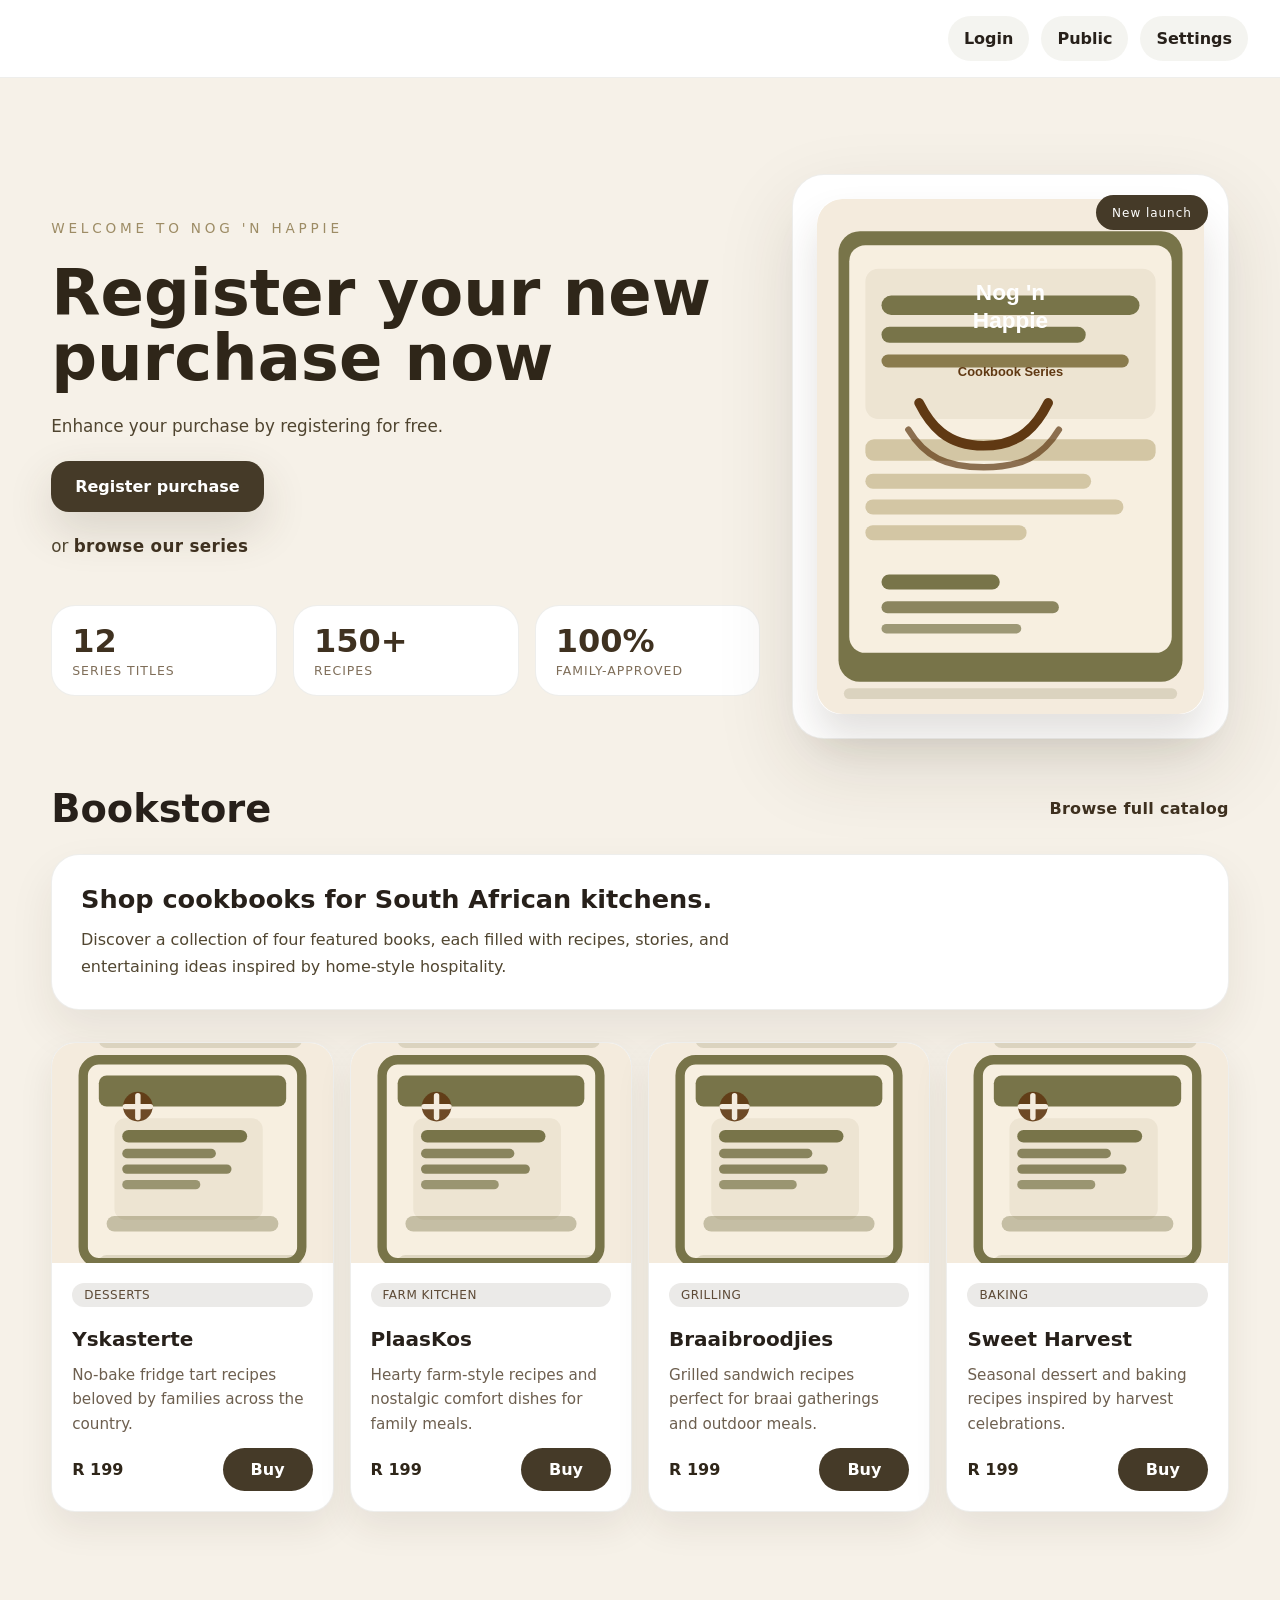
<file: App2/index.html>
<!DOCTYPE html>
<html lang="en">
<head>
  <meta charset="UTF-8" />
  <meta name="viewport" content="width=device-width, initial-scale=1.0" />
  <title>App2 SPA</title>
  <link rel="stylesheet" href="index.css" />
  <link rel="manifest" href="manifest.webmanifest" />
  <meta name="theme-color" content="#1e293b" />
  <link rel="apple-touch-icon" href="logo.svg" />
</head>
<body>
  <div class="app-shell">
    <header class="app-header">
      <div class="brand">
        <img src="logo.svg" alt="Nog 'n Happie" class="header-logo" />
      </div>
      <nav class="page-nav" aria-label="Primary">
        <a href="?page=login" data-link data-page="login" data-i18n="nav.login">Login</a>
        <a href="?page=public" data-link data-page="public" data-i18n="nav.public">Public</a>
        <a href="?page=settings" data-link data-page="settings" data-i18n="nav.settings">Settings</a>
      </nav>
    </header>
    <main id="view" class="page-view" role="main"></main>
  </div>
  <script src="index.js" defer></script>
</body>
</html>
</file>
<file: App2/index.css>
﻿:root {
  color-scheme: light;
  font-family: 'Inter', system-ui, -apple-system, BlinkMacSystemFont, 'Segoe UI', sans-serif;
  --bg: #f6f1e8;
  --surface: #ffffff;
  --surface-soft: #fbf6ef;
  --text: #2f2619;
  --heading: #27201a;
  --muted: #7f6e59;
  --accent: #453a28;
  --accent-soft: #b4a472;
  --header-bg: #ffffff;
  --header-text: #2f2619;
  --border: rgba(47, 38, 24, 0.08);
  --input-bg: rgba(251, 246, 239, 1);
  --shadow: 0 24px 80px rgba(47, 38, 24, 0.08);
  --button-shadow: 0 18px 45px rgba(69, 58, 40, 0.16);
  --error: #9f452d;
}

html.theme-dark {
  color-scheme: dark;
  --bg: #1f1a15;
  --surface: #27211a;
  --surface-soft: #322b21;
  --text: #f3e8d3;
  --heading: #f7efd9;
  --muted: #b3a78c;
  --accent: #b8a66a;
  --accent-soft: #d6c59f;
  --header-bg: rgba(39, 34, 27, 0.95);
  --header-text: #f7efd9;
  --border: rgba(255, 255, 255, 0.08);
  --input-bg: rgba(255, 255, 255, 0.08);
  --shadow: 0 24px 80px rgba(0, 0, 0, 0.35);
  --button-shadow: 0 18px 45px rgba(0, 0, 0, 0.2);
  --error: #f07d5e;
}

* {
  box-sizing: border-box;
}

body {
  margin: 0;
  min-height: 100vh;
  background: var(--bg);
  color: var(--text);
  font-family: var(--font-family, 'Inter'), system-ui, -apple-system, BlinkMacSystemFont, 'Segoe UI', sans-serif;
}

.app-shell {
  display: flex;
  flex-direction: column;
  min-height: 100vh;
}

.app-header {
  display: flex;
  align-items: center;
  justify-content: space-between;
  gap: 1rem;
  padding: 1rem 2rem;
  background: var(--header-bg);
  border-bottom: 1px solid var(--border);
  position: sticky;
  top: 0;
  z-index: 20;
}

.brand {
  display: inline-flex;
  align-items: center;
  gap: 0.85rem;
}

.header-logo {
  max-height: 56px;
  width: auto;
}

.page-nav {
  display: flex;
  flex-wrap: wrap;
  gap: 0.75rem;
}

.page-nav a {
  display: inline-flex;
  align-items: center;
  justify-content: center;
  padding: 0.82rem 1rem;
  border-radius: 999px;
  text-decoration: none;
  color: var(--heading);
  background: rgba(120, 116, 73, 0.08);
  font-weight: 600;
  transition: background 0.2s ease, transform 0.2s ease;
}

.page-nav a:hover,
.page-nav a:focus-visible {
  background: rgba(120, 116, 73, 0.16);
  transform: translateY(-1px);
}

.page-view {
  flex: 1;
  width: min(1400px, 100%);
  padding: 3rem 2rem 4rem;
  margin: 0 auto;
}

.page-shell {
  background: var(--surface);
  border-radius: 32px;
  border: 1px solid var(--border);
  box-shadow: var(--shadow);
  padding: 2.5rem;
}

h1,
h2,
h3,
h4,
h5,
h6 {
  color: var(--heading);
  margin: 0;
}

h1 {
  font-size: clamp(2.8rem, 4vw, 4.5rem);
  line-height: 1.02;
}

h2 {
  font-size: clamp(1.8rem, 3vw, 2.5rem);
  line-height: 1.12;
}

p {
  margin: 0 0 1.5rem;
  line-height: 1.8;
  color: var(--muted);
}

button,
.link-button {
  display: inline-flex;
  align-items: center;
  justify-content: center;
  padding: 1rem 1.5rem;
  border-radius: 18px;
  border: none;
  background: var(--accent);
  color: #ffffff;
  font-weight: 700;
  box-shadow: var(--button-shadow);
  cursor: pointer;
  text-decoration: none;
  transition: background 0.2s ease, box-shadow 0.2s ease;
}

@keyframes flicker {
  0%, 100% {
    opacity: 1;
    filter: brightness(1);
  }
  10% {
    opacity: 0.88;
    filter: brightness(1.1);
  }
  20% {
    opacity: 0.96;
  }
  30% {
    opacity: 0.82;
    filter: brightness(1.05);
  }
  50% {
    opacity: 0.9;
  }
  70% {
    opacity: 0.95;
  }
}

button:hover,
.link-button:hover,
button:focus-visible,
.link-button:focus-visible {
  background: var(--accent-soft);
  animation: flicker 0.35s ease-in-out 1;
}

input,
select {
  width: 100%;
  border: 1px solid var(--border);
  border-radius: 18px;
  padding: 1rem 1.15rem;
  background: var(--input-bg);
  color: var(--text);
  outline: none;
  box-shadow: inset 0 1px 2px rgba(47, 38, 24, 0.05);
  transition: border-color 0.2s ease, box-shadow 0.2s ease;
}

input:focus,
select:focus {
  border-color: rgba(120, 116, 73, 0.3);
  box-shadow: inset 0 1px 2px rgba(47, 38, 24, 0.1);
}

.error-message {
  color: var(--error);
  margin-top: 0.75rem;
}
</file>
